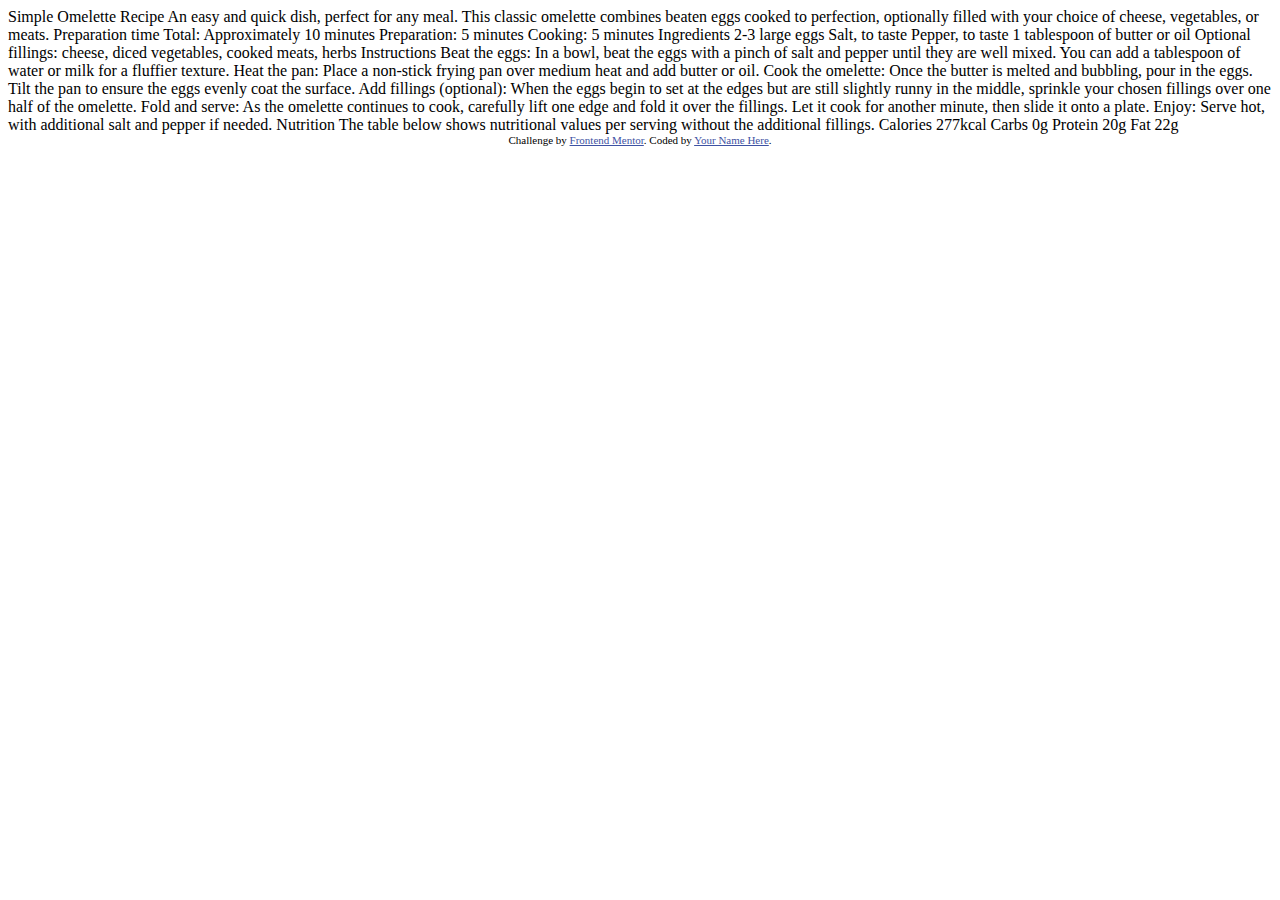
<file: 00_opakovanie_stranka_receptu/index.html>
<!DOCTYPE html>
<html lang="en">
<head>
  <meta charset="UTF-8">
  <meta name="viewport" content="width=device-width, initial-scale=1.0"> <!-- displays site properly based on user's device -->

  <link rel="icon" type="image/png" sizes="32x32" href="./assets/images/favicon-32x32.png">
  
  <title>Frontend Mentor | Recipe page</title>

  <!-- Feel free to remove these styles or customise in your own stylesheet 👍 -->
  <style>
    .attribution { font-size: 11px; text-align: center; }
    .attribution a { color: hsl(228, 45%, 44%); }
  </style>
</head>
<body>

  Simple Omelette Recipe

  An easy and quick dish, perfect for any meal. This classic omelette combines beaten eggs cooked 
  to perfection, optionally filled with your choice of cheese, vegetables, or meats.

  Preparation time

  Total: Approximately 10 minutes
  Preparation: 5 minutes
  Cooking: 5 minutes

  Ingredients

  2-3 large eggs
  Salt, to taste
  Pepper, to taste
  1 tablespoon of butter or oil
  Optional fillings: cheese, diced vegetables, cooked meats, herbs

  Instructions

  Beat the eggs: In a bowl, beat the eggs with a pinch of salt and pepper until they are well mixed. 
  You can add a tablespoon of water or milk for a fluffier texture.

  Heat the pan: Place a non-stick frying pan over medium heat and add butter or oil.

  Cook the omelette: Once the butter is melted and bubbling, pour in the eggs. Tilt the pan to ensure 
  the eggs evenly coat the surface.

  Add fillings (optional): When the eggs begin to set at the edges but are still slightly runny in the 
  middle, sprinkle your chosen fillings over one half of the omelette.

  Fold and serve: As the omelette continues to cook, carefully lift one edge and fold it over the 
  fillings. Let it cook for another minute, then slide it onto a plate.

  Enjoy: Serve hot, with additional salt and pepper if needed.

  Nutrition

  The table below shows nutritional values per serving without the additional fillings.

  Calories
  277kcal

  Carbs
  0g

  Protein
  20g

  Fat
  22g
  
  <div class="attribution">
    Challenge by <a href="https://www.frontendmentor.io?ref=challenge" target="_blank">Frontend Mentor</a>. 
    Coded by <a href="#">Your Name Here</a>.
  </div>
</body>
</html>
</file>
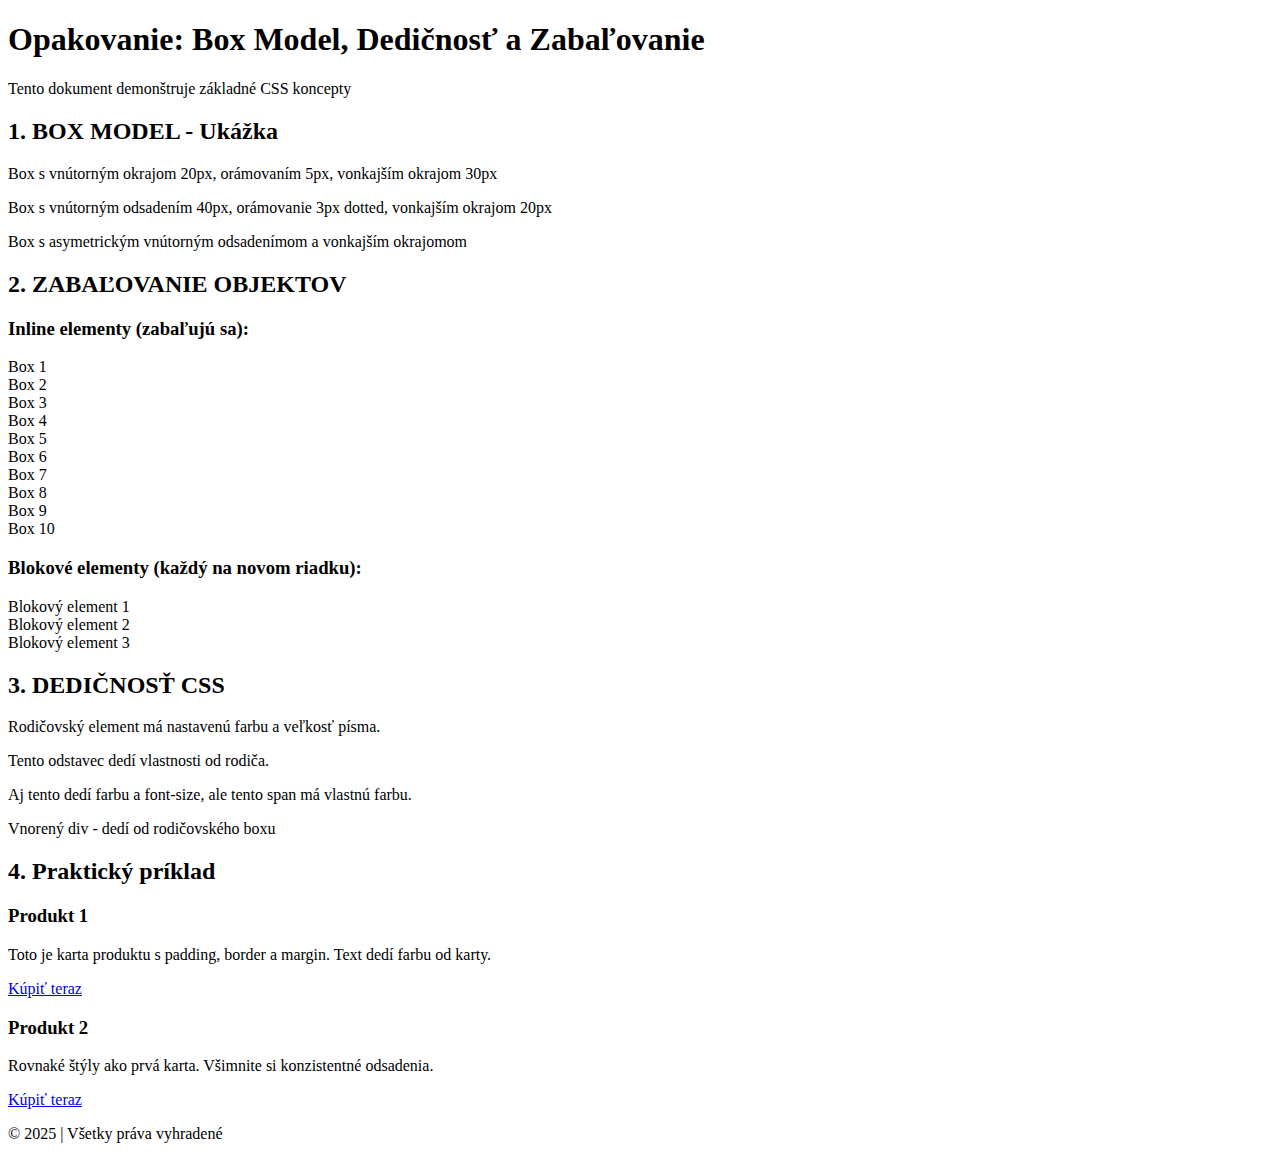
<file: EPU/01_box_model_dedicnost_landmarky/index.html>
<!doctype html>
<html lang="sk">
<head>
    <meta charset="utf-8">
    <meta name="viewport" content="width=device-width, initial-scale=1.0">
    <title>01: Box Model, Dedičnosť, Zabaľovanie</title>

</head>

<body>
    <!-- 
    ===============================================
    DEDIČNOSŤ CSS (CSS Inheritance)
    ===============================================
    Tu budeme ukazovať, ako vlastnosti nastavené na body element
    sa automaticky prenášajú (dedia) na všetky vnorené elementy.
    
    Napríklad: Ak nastavíme farbu textu na body, všetky h1, p, div
    budú mať tú istú farbu (ak im ju neprepisujeme).
    -->

    <h1>Opakovanie: Box Model, Dedičnosť a Zabaľovanie</h1>
    <p>Tento dokument demonštruje základné CSS koncepty</p>

    <!-- 
    ===============================================
    BOX MODEL - Časť 1
    ===============================================
    BOX MODEL znamená, že každý HTML element je obdĺžnik zložený z:
    1. CONTENT - samotný obsah (text, obrázok)
    2. PADDING - vnútorný priestor okolo obsahu
    3. BORDER - rámček okolo paddingu
    4. MARGIN - vonkajší priestor mimo border
    
    Nasledujúce tri boxy budú mať rôzne veľkosti padding, border a margin.
    Vytvoríme si vlastné triedy a naštýlujeme ich.
    -->

    <h2>1. BOX MODEL - Ukážka</h2>
    
    <!-- Tento box bude mať symetrický vnútorný aj vonkajší okraj,a orámovanie -->
    <div>
        <p>Box s vnútorným okrajom 20px, orámovaním 5px, vonkajším okrajom 30px</p>
    </div>

    <!-- Tento box bude mať väčší vnútorným odsadením a bodkovaný rámom -->
    <div>
        <p>Box s vnútorným odsadením 40px, orámovanie 3px dotted, vonkajším okrajom 20px</p>
    </div>

    <!-- Tento box bude mať rôzny vnútorným odsadením a vonkajším okrajom na každej strane -->
    <div>
        <p>Box s asymetrickým vnútorným odsadenímom a vonkajším okrajomom</p>
    </div>

    <!-- 
    ===============================================
    ZABAĽOVANIE OBJEKTOV - Časť 2
    ===============================================
    HTML elementy sa delia na:
    
    INLINE elementy (span, a, strong, em):
    - Idú za sebou na jednom riadku
    - Keď nie je dosť miesta, ZABALIA sa na ďalší riadok
    - Príklad: slová v odstavci
    
    BLOKOVÉ elementy (div, p, h1):
    - Každý začína na NOVOM riadku
    - Zaberajú celú šírku
    - Príklad: odstavce pod sebou
    
    Teraz si to ukážeme na príkladoch.
    -->

    <h2>2. ZABAĽOVANIE OBJEKTOV</h2>
    
    <h3>Inline elementy (zabaľujú sa):</h3>
    
    <!-- 
    Tento kontajner obmedzíme na šírku, aby sme videli zabaľovanie.
    Tieto divy zmeníme na inline elementy (napr. span alebo display: inline-block)
    a naštýlujeme ich ako farebné boxy.
    -->
    <div>
        <div>Box 1</div>
        <div>Box 2</div>
        <div>Box 3</div>
        <div>Box 4</div>
        <div>Box 5</div>
        <div>Box 6</div>
        <div>Box 7</div>
        <div>Box 8</div>
        <div>Box 9</div>
        <div>Box 10</div>
    </div>

    <h3>Blokové elementy (každý na novom riadku):</h3>
    
    <!-- Tieto divy ostanú blokové - každý na novom riadku -->
    <div>Blokový element 1</div>
    <div>Blokový element 2</div>
    <div>Blokový element 3</div>

    <!-- 
    ===============================================
    DEDIČNOSŤ - Časť 3
    ===============================================
    DEDIČNOSŤ znamená, že vnorené elementy preberajú (dedia) vlastnosti
    od svojich rodičov.
    
    VLASTNOSTI, KTORÉ SA DEDIA:
    - color (farba textu)
    - font-family (typ písma)
    - font-size (veľkosť písma)
    - line-height (výška riadku)
    - text-align
    
    VLASTNOSTI, KTORÉ SA NEDEDIA:
    - padding, margin, border
    - background-color
    - width, height
    
    Tento rodičovský box dostane farbu a veľkosť písma.
    Všetky vnorené elementy (odstavce, divy) to zdedia.
    -->

    <h2>3. DEDIČNOSŤ CSS</h2>
    
    <!-- Tento div bude mať nastavenú farbu a veľkosť písma -->
    <div>
        <p>Rodičovský element má nastavenú farbu a veľkosť písma.</p>
        <p>Tento odstavec dedí vlastnosti od rodiča.</p>
        <p>Aj tento dedí farbu a font-size, ale tento span má vlastnú farbu.</p>
        
        <!-- Tento vnorený div tiež dedí od rodiča -->
        <div>
            <p>Vnorený div - dedí od rodičovského boxu</p>
        </div>
    </div>

    <!-- 
    ===============================================
    PRAKTICKÝ PRÍKLAD - Časť 4
    ===============================================
    Tu spojíme všetky naučené koncepty:
    
    1. BOX MODEL - karta bude mať padding, border, margin
    2. DEDIČNOSŤ - farba textu sa zdedí na h3 a p
    3. INLINE/BLOCK - tlačidlo je inline element, upravíme ho
    
    Vytvoríme karty produktov s profesionálnym vzhľadom.
    Môžeme použit aj sémantický element <article> namiesto <div>.
    -->

    <h2>4. Praktický príklad</h2>
    
    <!-- Karta produktu - naštýlujeme ju ako box s obsahom -->
    <div>
        <h3>Produkt 1</h3>
        <p>Toto je karta produktu s padding, border a margin. Text dedí farbu od karty.</p>
        <a href="#">Kúpiť teraz</a>
    </div>

    <!-- Druhá karta s rovnakými štýlmi -->
    <div>
        <h3>Produkt 2</h3>
        <p>Rovnaké štýly ako prvá karta. Všimnite si konzistentné odsadenia.</p>
        <a href="#">Kúpiť teraz</a>
    </div>

    <p>&copy; 2025 | Všetky práva vyhradené</p>

</body>
</html>
</file>
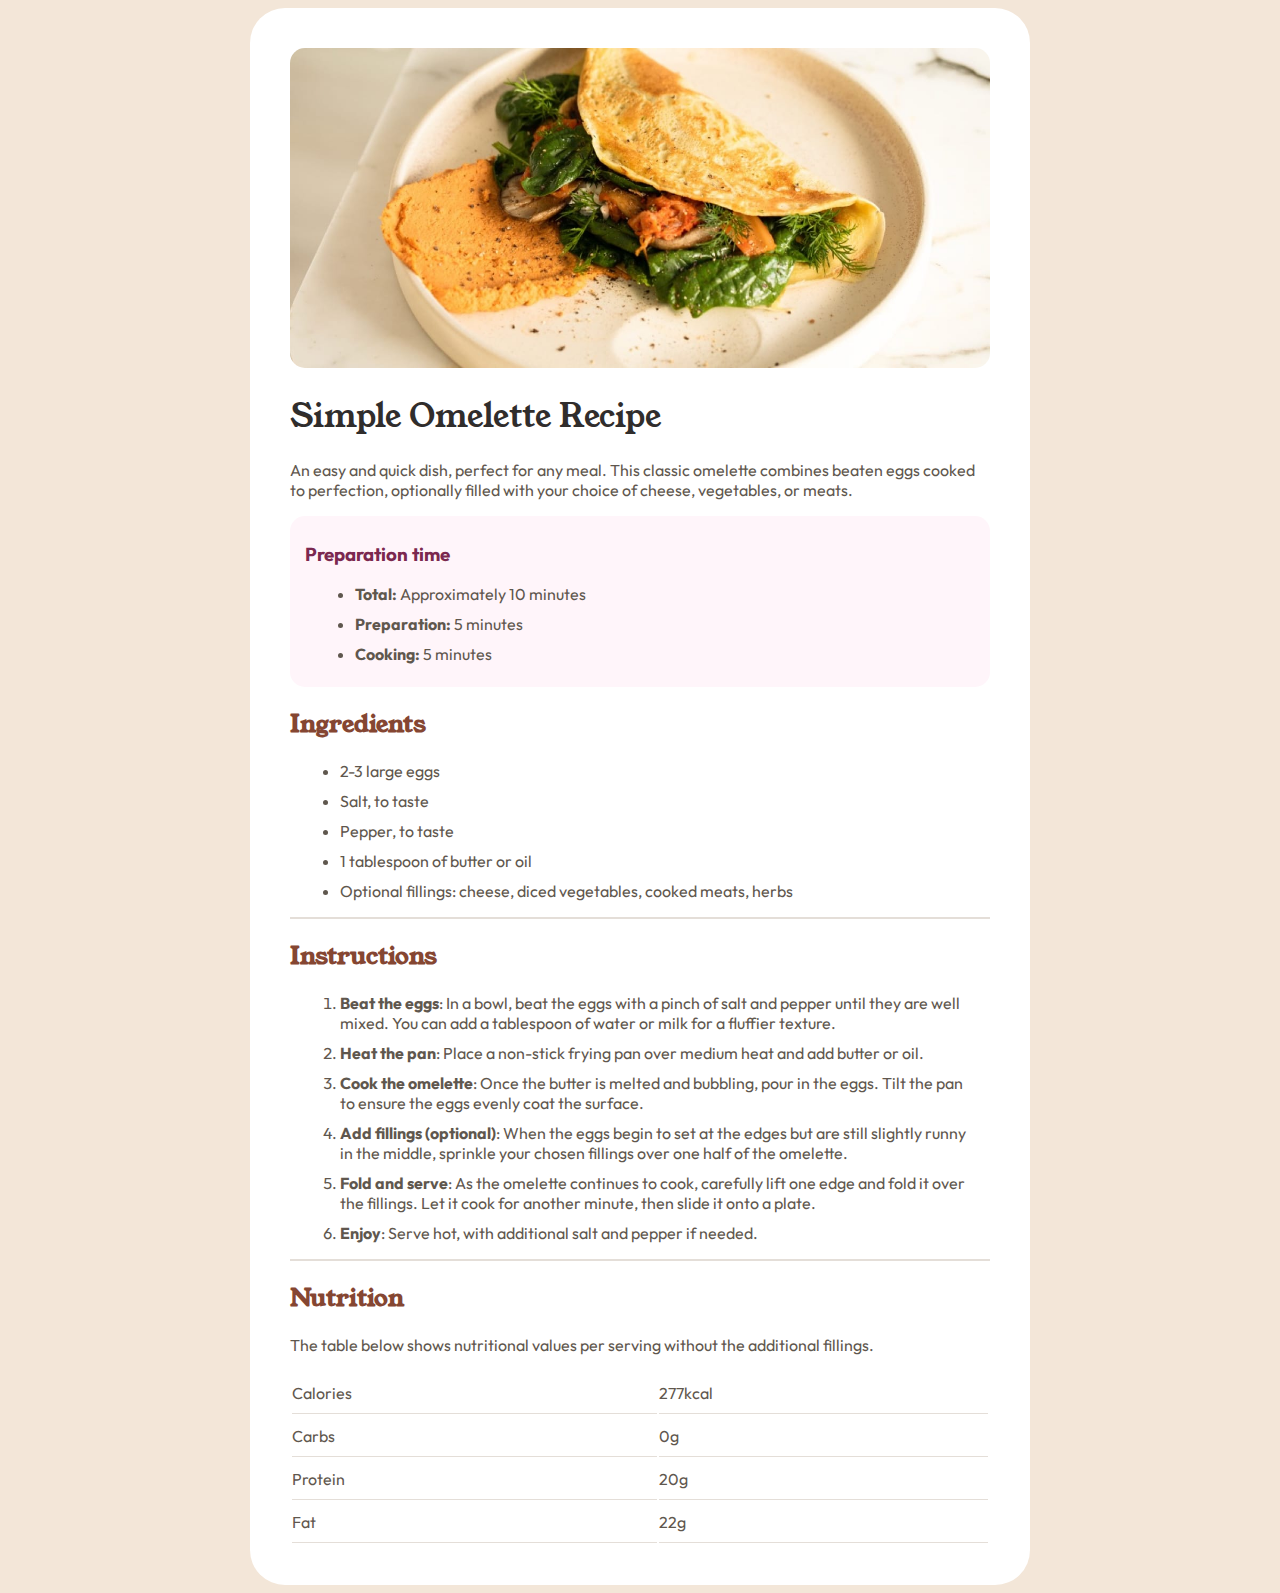
<file: OVY/00_opakovanie_stranka_receptu/index.html>
<!DOCTYPE html>
<html lang="en">
<head>
  <meta charset="UTF-8">
  <meta name="viewport" content="width=device-width, initial-scale=1.0"> <!-- displays site properly based on user's device -->

  <link rel="stylesheet" href="assets/css/style.css">
  
  <title>Frontend Mentor | Recipe page</title>

 
</head>
<body>

  <main>

    <img src="assets/images/image-omelette.jpeg" alt="Omeleta">
    <h1>Simple Omelette Recipe</h1>
    
    <p>  
      An easy and quick dish, perfect for any meal. This classic omelette combines beaten eggs cooked  to perfection, optionally filled with your choice of cheese, vegetables, or meats.
    </p>
    
    <article>

      <h3>Preparation time</h3>
      
      <ul>
        <li><span>Total:</span> Approximately 10 minutes</li>
        <li><span>Preparation:</span> 5 minutes</li>
        <li><span>Cooking:</span> 5 minutes</li>
      </ul>
      
    </article>
    
    
    
    <section>
    <h2>Ingredients</h2>
    
    <ul>
      <li>2-3 large eggs</li>
      <li>Salt, to taste</li>
      <li>Pepper, to taste</li>
      <li>1 tablespoon of butter or oil</li>
      <li>Optional fillings: cheese, diced vegetables, cooked meats, herbs</li>
    </ul>

    </section>
    
    
    <section>

      <h2>Instructions</h2>
      
      <ol>
        <li>
          <span>Beat the eggs</span>: In a bowl, beat the eggs with a pinch of salt and pepper until they are well mixed. You can add a tablespoon of water or milk for a fluffier texture.
        </li>
        
        <li>
          <span>Heat the pan</span>: Place a non-stick frying pan over medium heat and add butter or oil.
        </li>
        
        <li>
          <span>Cook the omelette</span>: Once the butter is melted and bubbling, pour in the eggs. Tilt the pan to ensure the eggs evenly coat the surface.
        </li>
        
        <li>
          <span>Add fillings (optional)</span>: When the eggs begin to set at the edges but are still slightly runny in the middle, sprinkle your chosen fillings over one half of the omelette.
        </li>
        
        <li>
          <span>Fold and serve</span>: As the omelette continues to cook, carefully lift one edge and fold it over the fillings. Let it cook for another minute, then slide it onto a plate.
        </li>
        
        <li>
          <span>Enjoy</span>: Serve hot, with additional salt and pepper if needed.
        </li>
      </ol>
      
    </section>
    
    
      
      
      <h2>Nutrition</h2>
      
      <p>  The table below shows nutritional values per serving without the additional fillings.</p>
      
      <table>
        
        <tr>
          <td>Calories</td>
          <td>277kcal</td>
        </tr>
        
        <tr>
          <td>Carbs</td>
          <td>0g</td>
        </tr>
        
        <tr>
          <td>Protein</td>
          <td>20g</td>
        </tr>
        
        <tr>
          <td>Fat</td>
          <td>22g</td>
        </tr>
        
      </table>
      
  </main>
</body>
</html>
</file>
<file: OVY/00_opakovanie_stranka_receptu/assets/css/style.css>
@import url('https://fonts.googleapis.com/css2?family=Outfit:wght@100..900&family=Young+Serif&display=swap');

:root {
  /* White */
  --color-white: hsl(0, 0%, 100%);

  /* Stone shades */
  --color-stone-100: hsl(30, 54%, 90%);
  --color-stone-150: hsl(30, 18%, 87%);
  --color-stone-600: hsl(30, 10%, 34%);
  --color-stone-900: hsl(24, 5%, 18%);

  /* Brown shade */
  --color-brown-800: hsl(14, 45%, 36%);

  /* Rose shades */
  --color-rose-800: hsl(332, 51%, 32%);
  --color-rose-50: hsl(330, 100%, 98%);
}


body{
  background-color: var(--color-stone-100);
  font-family: 'Outfit', Courier, monospace;
  color: var(--color-stone-600);
}

h1,h2{
  font-family: 'Young Serif', Courier, monospace;
  color: var(--color-stone-900);
}

h1{
  font-weight: 500;
}

h2{
  color: var(--color-brown-800);
}
h3{
  color: var(--color-rose-800);
}

main{
  background-color: var(--color-white);
  width: 700px;
  margin: 0 auto;
  /* border: 20px pink double; */
  padding: 40px;
  border-radius: 35px;
}

img{
  width: 100%;
  border-radius: 15px;
}

article{
  background-color: var(--color-rose-50);
  border-radius: 15px;
  padding: 7px 15px;
}

li{
  margin: 10px;
}

span{
  font-weight: 700;
}

table{
  width: 100%;
}

td{
  padding: 10px 0;
  border-bottom: 1px var(--color-stone-150) solid ;
}

section{
  border-bottom: 2px solid var(--color-stone-150);
}
</file>
